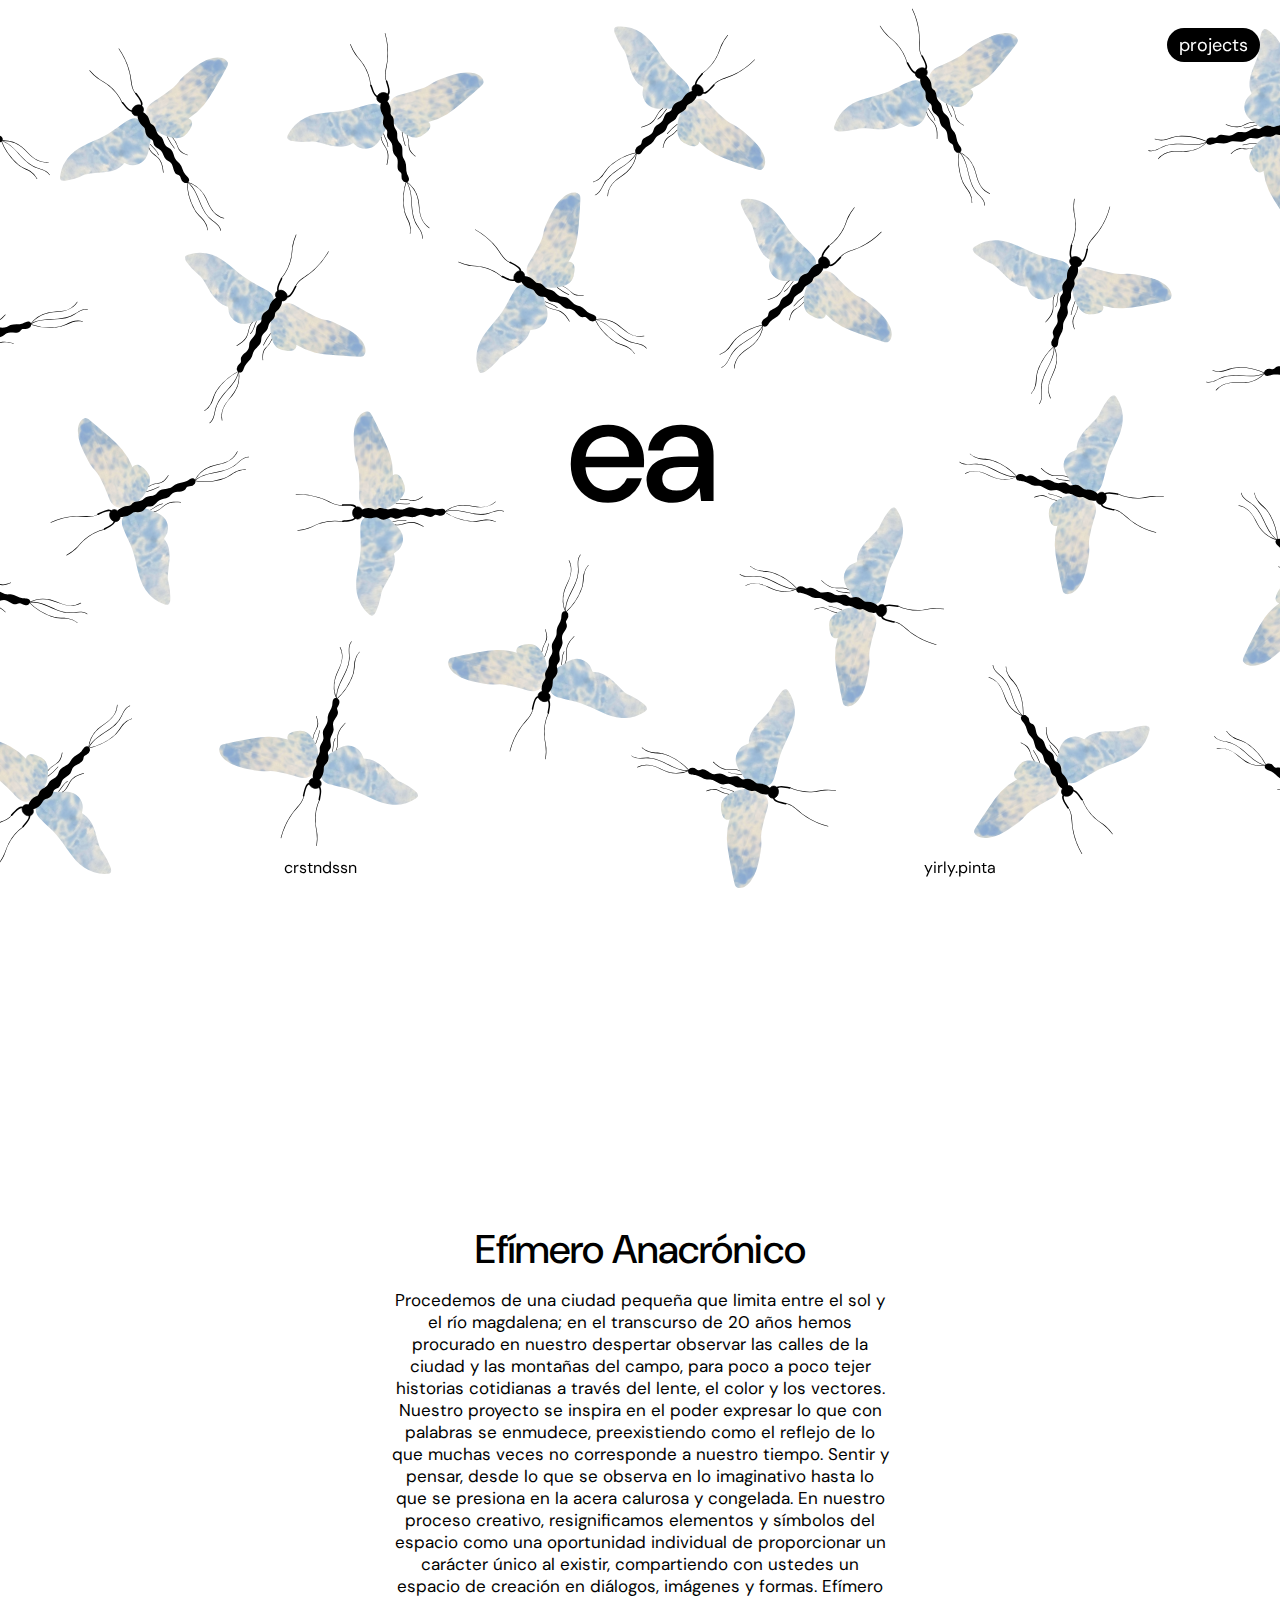
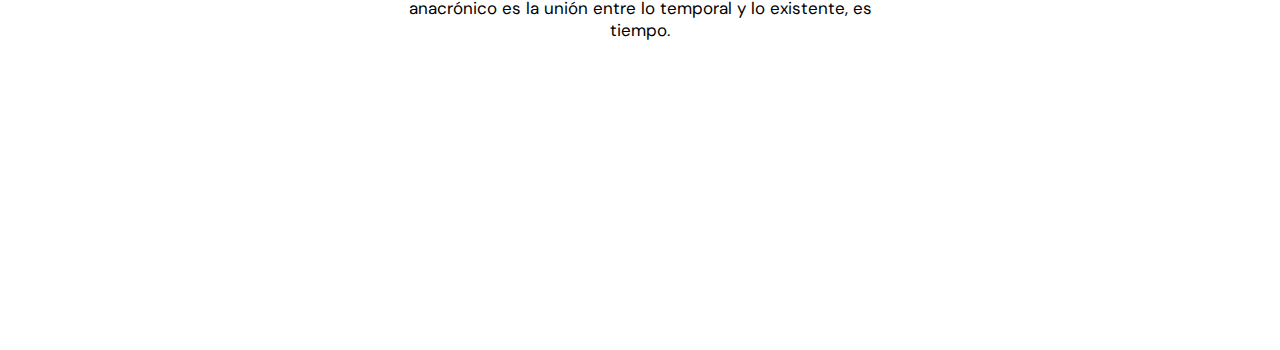
<file: index.html>
<!DOCTYPE html>
<html lang="en">

<head>
    <meta charset="UTF-8">
    <meta name="viewport" content="width=device-width, initial-scale=1.0">
    <title>ea</title>

    <link rel="shortcut icon" href="media/favicon.ico" type="image/x-icon">

    <!-- Meta Tags -->
    <meta name="description"
        content="Somos la unión entre lo temporal y lo existente, somos tiempo." />


    <!-- Google / Search Engine Tags -->
    <meta itemprop="name"
        content="Efímero Anacrónico">
    <meta itemprop="description"
        content="Somos la unión entre lo temporal y lo existente, somos tiempo.">
    <meta itemprop="image" content="">


    <!-- Twitter Card data -->
    <meta name="twitter:card" content="summary">
    <meta name="twitter:site" content="@publisher_handle">
    <meta name="twitter:title"
        content="Efímero Anacrónico">
    <meta name="twitter:description"
        content="Somos la unión entre lo temporal y lo existente, somos tiempo.">
    <meta name="twitter:creator" content="@author_handle">
    <!-- Las imágenes de sumario de Twitter deben ser de al menos 200x200px -->
    <meta name="twitter:image" content="https://raw.githubusercontent.com/crstndssn/ea/master/media/meta.png">


    <!-- Open Graph data -->
    <meta property="og:title"
        content="Efímero Anacrónico" />
    <meta property="og:type" content="Bring your ideas to life wherever your thoughts take you" />
    <meta property="og:url" content="https://crstndssn.github.io/ea/" />
    <meta property="og:image" content="https://raw.githubusercontent.com/crstndssn/ea/master/media/meta.png" />
    <meta property="og:description"
        content="Somos la unión entre lo temporal y lo existente, somos tiempo." />
    <meta property="og:site_name" content="Site Name, i.e. Moz" /meta property="fb:admins"
        content="Facebook numeric ID" />



    <!-- fonts -->
    <link href="https://fonts.googleapis.com/css2?family=DM+Sans:ital,wght@0,400;0,700;1,500&display=swap"
        rel="stylesheet">
    <link href="https://fonts.googleapis.com/css2?family=DM+Sans:ital,wght@0,400;0,700;1,500&display=swap"
        rel="stylesheet">

    <!-- style -->
    <link rel="stylesheet" href="css/main.css">

</head>

<body>

    <div class="home__imagen">
        <div id="home__navigation" class="navigation main">
            <a href="pages/projects.html">projects</a>
        </div>
        <div class="home">
            <div class="home__logo">
                <p class="logo">ea</p>
            </div>
        </div>
    </div>

    <div class="main">

        <div class="about" id="about">
            <p class="about__title">Efímero Anacrónico</p>
            <p class="about__text">Procedemos de una ciudad pequeña que limita entre el sol y el río magdalena; en el
                transcurso de 20 años hemos procurado en nuestro despertar observar las calles de la ciudad y las
                montañas del campo, para poco a poco tejer historias cotidianas a través del lente, el color y los
                vectores.
                Nuestro proyecto se inspira en el poder expresar lo que con palabras se enmudece, preexistiendo como el
                reflejo de lo que muchas veces no corresponde a nuestro tiempo. Sentir y pensar, desde lo que se observa
                en lo imaginativo hasta lo que se presiona en la acera calurosa y congelada.
                En nuestro proceso creativo, resignificamos elementos y símbolos del espacio como una oportunidad
                individual de proporcionar un carácter único al existir, compartiendo con ustedes un espacio de creación
                en diálogos, imágenes y formas.
                Efímero anacrónico es la unión entre lo temporal y lo existente, es tiempo.
            </p>
        </div>
    </div>


    <div class="footer">
        <a href="https://www.instagram.com/crstndssn/" target="_blank">crstndssn</a> <a
            href="https://www.instagram.com/yirly.pinta/" target="_blank">yirly.pinta</a>
    </div>

</body>

</html>
</file>
